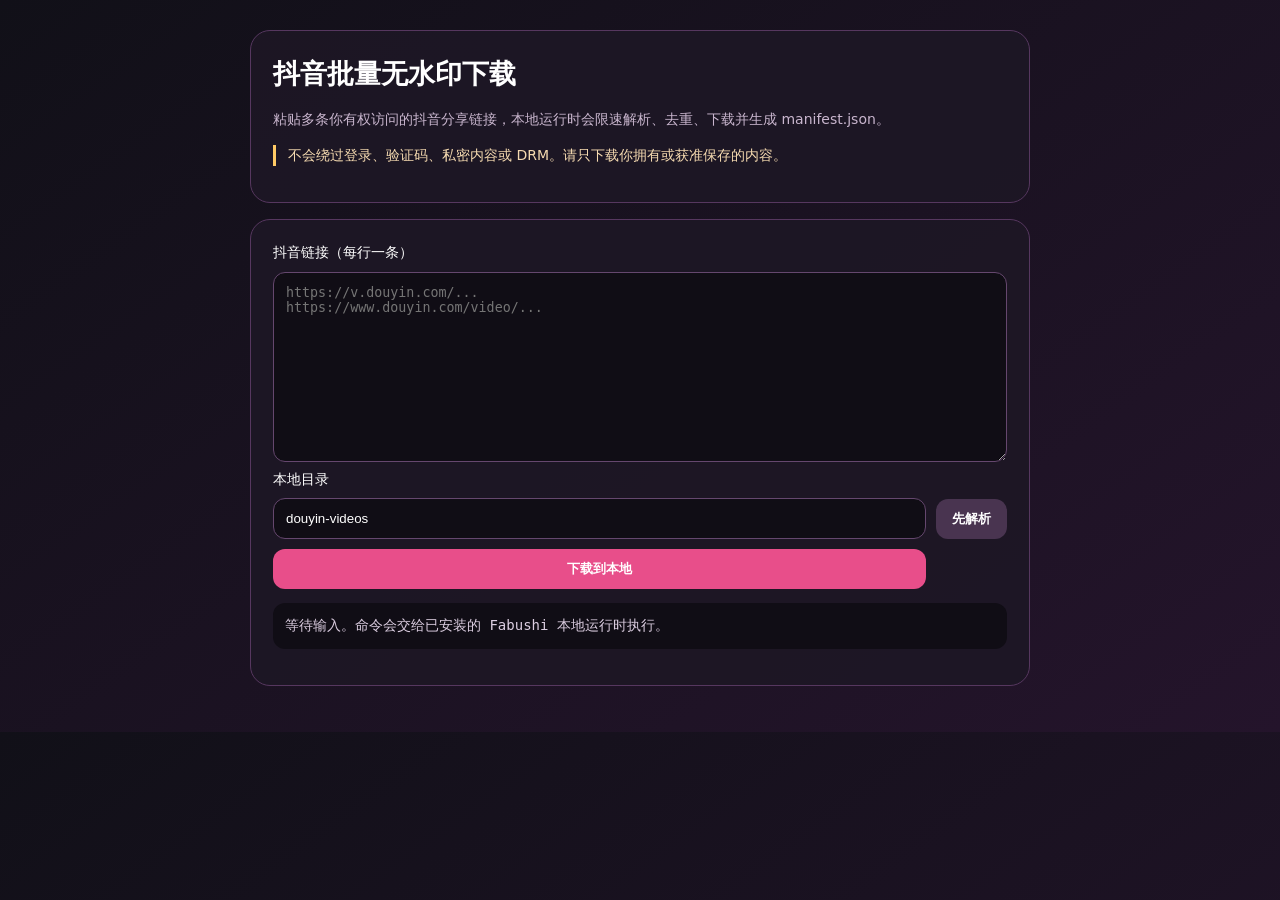
<file: marketplace/packages/douyin-batch-downloader/1.0.0/index.html>
<!doctype html><html lang="zh-CN"><head><meta charset="utf-8"><meta name="viewport" content="width=device-width,initial-scale=1"><meta http-equiv="Content-Security-Policy" content="default-src 'none'; style-src 'unsafe-inline'; script-src 'unsafe-inline'"><title>抖音批量无水印下载</title><style>:root{color-scheme:dark}*{box-sizing:border-box}body{margin:0;font:14px/1.55 system-ui;background:linear-gradient(145deg,#111018,#24142b);color:#fff}.shell{max-width:820px;margin:auto;padding:30px 20px}.hero,.panel{border:1px solid #56375f;border-radius:20px;background:#1d1725e8;padding:22px;margin-bottom:16px}h1{margin:0 0 8px;font-size:27px}.muted{color:#c9b6ce}textarea,input{width:100%;border:1px solid #65476e;border-radius:12px;background:#100d15;color:#fff;padding:12px;margin-top:8px}textarea{min-height:190px;resize:vertical}.row{display:grid;grid-template-columns:1fr auto;gap:10px;align-items:end}button{border:0;border-radius:12px;background:#e84e8a;color:#fff;padding:11px 16px;font-weight:700;cursor:pointer}button.secondary{background:#493450}.notice{border-left:3px solid #ffca65;padding-left:12px;color:#f5dab0}pre{white-space:pre-wrap;color:#dbcde0;background:#100d15;padding:12px;border-radius:12px}</style></head><body><main class="shell"><section class="hero"><h1>抖音批量无水印下载</h1><p class="muted">粘贴多条你有权访问的抖音分享链接，本地运行时会限速解析、去重、下载并生成 manifest.json。</p><p class="notice">不会绕过登录、验证码、私密内容或 DRM。请只下载你拥有或获准保存的内容。</p></section><section class="panel"><label>抖音链接（每行一条）<textarea id="urls" placeholder="https://v.douyin.com/...&#10;https://www.douyin.com/video/..."></textarea></label><div class="row"><label>本地目录<input id="output" value="douyin-videos"></label><button id="resolve" class="secondary">先解析</button><button id="download">下载到本地</button></div><pre id="status">等待输入。命令会交给已安装的 Fabushi 本地运行时执行。</pre></section></main><script>(()=>{const q=id=>document.getElementById(id),status=q('status');function run(name){const urls=q('urls').value.split(/\r?\n/).map(v=>v.trim()).filter(Boolean);if(!urls.length){status.textContent='请至少输入一条抖音链接。';return}const args={urls,outputDir:q('output').value.trim()||'douyin-videos'};status.textContent=`已请求 ${name} ${urls.length} 条链接；请在 Fabushi 授权卡确认本地网络/文件操作。`;parent.postMessage({type:'fabushi-miniapp-command',miniAppId:'douyin-batch-downloader',command:`/douyin-batch-downloader:${name} ${JSON.stringify(args)}`},'*')}q('resolve').onclick=()=>run('resolve');q('download').onclick=()=>run('download')})()</script></body></html>
</file>
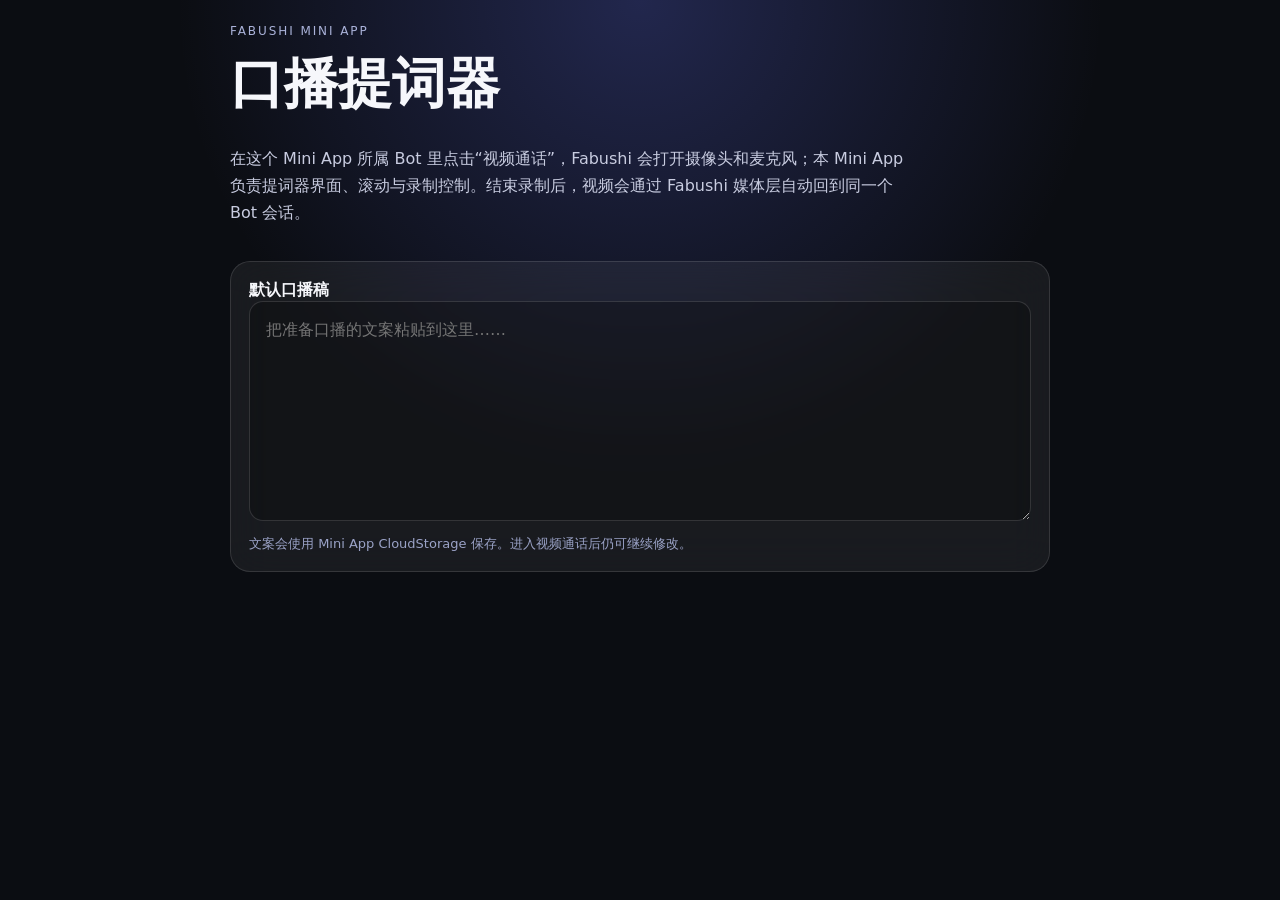
<file: marketplace/packages/teleprompter-recorder/1.0.0/index.html>
<!doctype html>
<html lang="zh-CN">
<head>
  <meta charset="utf-8" />
  <meta name="viewport" content="width=device-width,initial-scale=1,viewport-fit=cover" />
  <title>口播提词器</title>
  <style>
    :root { color-scheme: dark; font-family: Inter, ui-sans-serif, system-ui, -apple-system, BlinkMacSystemFont, "Segoe UI", sans-serif; }
    * { box-sizing: border-box; }
    html, body { margin: 0; min-height: 100%; background: #0b0d12; color: #f6f7fb; }
    body.call-mode { background: transparent; overflow: hidden; }
    button, textarea, input { font: inherit; }
    button { cursor: pointer; }
    .app { min-height: 100vh; padding: 24px; background: radial-gradient(circle at top, rgba(102,116,255,.25), transparent 42%), #0b0d12; }
    body.call-mode .app { display: none; }
    .hero { max-width: 820px; margin: 0 auto; display: grid; gap: 18px; }
    .eyebrow { font-size: 12px; letter-spacing: .16em; text-transform: uppercase; color: #aab2d9; }
    h1 { margin: 0; font-size: clamp(30px, 7vw, 54px); line-height: 1.02; }
    .lead { color: #c8cce0; line-height: 1.7; max-width: 68ch; }
    .card { border: 1px solid rgba(255,255,255,.12); border-radius: 20px; background: rgba(255,255,255,.06); padding: 18px; backdrop-filter: blur(20px); }
    textarea { width: 100%; min-height: 220px; resize: vertical; border: 1px solid rgba(255,255,255,.14); border-radius: 14px; background: rgba(0,0,0,.26); color: inherit; padding: 14px 16px; line-height: 1.7; outline: none; }
    textarea:focus { border-color: rgba(151,164,255,.7); }
    .hint { margin: 10px 0 0; color: #9ba3c7; font-size: 13px; }
    .call-ui { display: none; position: fixed; inset: 0; pointer-events: none; color: white; }
    body.call-mode .call-ui { display: block; }
    .shade { position: absolute; inset: 0; background: linear-gradient(to bottom, rgba(0,0,0,.48), transparent 22%, transparent 68%, rgba(0,0,0,.64)); pointer-events: none; }
    .topbar { position: absolute; top: max(18px, env(safe-area-inset-top)); left: 18px; right: 18px; display: flex; align-items: center; justify-content: space-between; gap: 12px; pointer-events: auto; }
    .badge { padding: 8px 12px; border-radius: 999px; background: rgba(12,14,20,.62); border: 1px solid rgba(255,255,255,.14); backdrop-filter: blur(16px); font-size: 13px; }
    .close { width: 42px; height: 42px; border: 0; border-radius: 50%; background: rgba(10,12,18,.7); color: #fff; font-size: 24px; }
    .prompter-wrap { position: absolute; top: 12%; left: 50%; transform: translateX(-50%); width: min(88vw, 980px); height: 48%; overflow: hidden; pointer-events: none; mask-image: linear-gradient(transparent, #000 16%, #000 84%, transparent); }
    .prompter { height: 100%; overflow: hidden; padding: 30% 4% 34%; text-align: center; font-size: 40px; line-height: 1.55; font-weight: 700; letter-spacing: .01em; text-shadow: 0 2px 14px rgba(0,0,0,.88); white-space: pre-wrap; }
    .editor-panel { position: absolute; left: 18px; bottom: max(18px, env(safe-area-inset-bottom)); width: min(420px, calc(100vw - 36px)); max-height: 38vh; padding: 12px; border: 1px solid rgba(255,255,255,.16); border-radius: 16px; background: rgba(9,11,17,.72); backdrop-filter: blur(22px); pointer-events: auto; }
    .editor-panel textarea { min-height: 84px; max-height: 18vh; resize: vertical; padding: 9px 10px; font-size: 13px; }
    .sliders { display: grid; grid-template-columns: 1fr 1fr; gap: 10px; margin-top: 9px; }
    .sliders label { display: grid; gap: 5px; color: #d8dced; font-size: 11px; }
    .sliders input { width: 100%; }
    .actions { display: flex; gap: 8px; flex-wrap: wrap; margin-top: 10px; }
    .actions button { border: 1px solid rgba(255,255,255,.16); color: #fff; background: rgba(255,255,255,.10); border-radius: 12px; padding: 9px 12px; }
    .actions button.primary { background: #fff; color: #101116; border-color: #fff; font-weight: 700; }
    .actions button.recording { background: #ef4154; border-color: #ef4154; color: #fff; }
    .status { margin-top: 8px; min-height: 18px; color: #cdd2ea; font-size: 12px; }
    @media (max-width: 680px) { .prompter-wrap { top: 9%; height: 46%; } .prompter { font-size: 32px; } .editor-panel { width: calc(100vw - 28px); left: 14px; bottom: 14px; } }
  </style>
</head>
<body>
  <main class="app">
    <div class="hero">
      <span class="eyebrow">Fabushi Mini App</span>
      <h1>口播提词器</h1>
      <p class="lead">在这个 Mini App 所属 Bot 里点击“视频通话”，Fabushi 会打开摄像头和麦克风；本 Mini App 负责提词器界面、滚动与录制控制。结束录制后，视频会通过 Fabushi 媒体层自动回到同一个 Bot 会话。</p>
      <section class="card">
        <strong>默认口播稿</strong>
        <textarea id="standaloneScript" placeholder="把准备口播的文案粘贴到这里……"></textarea>
        <p class="hint">文案会使用 Mini App CloudStorage 保存。进入视频通话后仍可继续修改。</p>
      </section>
    </div>
  </main>

  <section class="call-ui" aria-label="口播视频通话">
    <div class="shade"></div>
    <div class="topbar"><span class="badge" id="callBadge">口播录制 · 准备中</span><button class="close" id="closeCall" type="button" aria-label="结束视频通话">×</button></div>
    <div class="prompter-wrap"><div class="prompter" id="prompter"></div></div>
    <div class="editor-panel">
      <textarea id="callScript" placeholder="粘贴或编辑口播文案……"></textarea>
      <div class="sliders">
        <label>字号 <input id="fontSize" type="range" min="24" max="72" value="40" /></label>
        <label>速度 <input id="scrollSpeed" type="range" min="0" max="140" value="42" /></label>
      </div>
      <div class="actions">
        <button id="toggleScroll" type="button">开始滚动</button>
        <button id="resetScroll" type="button">回到开头</button>
        <button id="record" class="primary" type="button">开始录制</button>
      </div>
      <div class="status" id="status">等待 Fabushi 摄像头与麦克风……</div>
    </div>
  </section>

  <script>
    (() => {
      const APP_ID = 'teleprompter-recorder';
      const PROTOCOL = 'fabushi.miniapp.call.v1';
      const standalone = document.getElementById('standaloneScript');
      const callScript = document.getElementById('callScript');
      const prompter = document.getElementById('prompter');
      const fontSize = document.getElementById('fontSize');
      const scrollSpeed = document.getElementById('scrollSpeed');
      const toggleScroll = document.getElementById('toggleScroll');
      const resetScroll = document.getElementById('resetScroll');
      const record = document.getElementById('record');
      const status = document.getElementById('status');
      const callBadge = document.getElementById('callBadge');
      const closeCall = document.getElementById('closeCall');
      let callId = '';
      let recording = false;
      let scrolling = false;
      let lastFrame = 0;
      let saveTimer = 0;

      function api() { return window.FabushiMiniApp && window.FabushiMiniApp.CloudStorage; }
      async function loadScript() {
        try {
          const stored = await api()?.getItem('script');
          if (stored) standalone.value = callScript.value = stored;
        } catch {}
        renderScript();
      }
      function saveScript(value) {
        window.clearTimeout(saveTimer);
        saveTimer = window.setTimeout(() => { void api()?.setItem('script', value).catch(() => {}); }, 250);
      }
      function renderScript() { prompter.textContent = callScript.value || '把口播提示词粘贴到左下方，然后开始滚动。'; }
      function syncScript(value) { standalone.value = callScript.value = value; renderScript(); saveScript(value); }
      standalone.addEventListener('input', () => syncScript(standalone.value));
      callScript.addEventListener('input', () => syncScript(callScript.value));
      fontSize.addEventListener('input', () => { prompter.style.fontSize = `${fontSize.value}px`; });

      function scrollFrame(now) {
        if (!scrolling) return;
        if (!lastFrame) lastFrame = now;
        const delta = Math.max(0, Math.min(80, now - lastFrame));
        lastFrame = now;
        prompter.scrollTop += (Number(scrollSpeed.value) * delta) / 1000;
        if (prompter.scrollTop + prompter.clientHeight >= prompter.scrollHeight - 2) {
          scrolling = false;
          toggleScroll.textContent = '重新滚动';
          return;
        }
        requestAnimationFrame(scrollFrame);
      }
      toggleScroll.addEventListener('click', () => {
        scrolling = !scrolling;
        toggleScroll.textContent = scrolling ? '暂停滚动' : '继续滚动';
        if (scrolling) { lastFrame = 0; requestAnimationFrame(scrollFrame); }
      });
      resetScroll.addEventListener('click', () => { scrolling = false; prompter.scrollTop = 0; toggleScroll.textContent = '开始滚动'; });

      function post(action, payload = {}) {
        window.parent.postMessage({ protocol: PROTOCOL, action, miniAppId: APP_ID, callId, ...payload }, '*');
      }
      record.addEventListener('click', () => {
        if (!callId) return;
        if (!recording) {
          post('record.start');
          status.textContent = '正在请求开始录制……';
        } else {
          post('record.stop');
          status.textContent = '正在结束并保存视频……';
        }
      });
      closeCall.addEventListener('click', () => post('close'));

      window.addEventListener('message', (event) => {
        const data = event.data || {};
        if (data.protocol !== PROTOCOL || data.miniAppId !== APP_ID) return;
        if (data.action === 'call.start') {
          callId = String(data.callId || '');
          document.body.classList.add('call-mode');
          callBadge.textContent = data.kind === 'video' ? '口播录制 · 视频通话' : '口播录制';
          status.textContent = data.mediaReady ? '摄像头和麦克风已就绪' : '正在申请摄像头和麦克风权限……';
          syncScript(callScript.value || standalone.value);
          post('ready');
        }
        if (data.callId && callId && data.callId !== callId) return;
        if (data.action === 'media.ready') status.textContent = '摄像头和麦克风已就绪';
        if (data.action === 'record.started') {
          recording = true;
          record.textContent = '结束录制';
          record.classList.remove('primary');
          record.classList.add('recording');
          callBadge.textContent = '● 正在录制';
          status.textContent = '正在录制，继续对着提词器口播';
        }
        if (data.action === 'record.saved') {
          recording = false;
          record.textContent = '再次录制';
          record.classList.add('primary');
          record.classList.remove('recording');
          callBadge.textContent = '口播录制 · 已保存';
          status.textContent = '视频已保存到当前 Bot 会话，可以结束通话。';
        }
        if (data.action === 'record.error' || data.action === 'media.error') {
          recording = false;
          record.textContent = '重新录制';
          record.classList.add('primary');
          record.classList.remove('recording');
          status.textContent = String(data.error || '媒体操作失败，请检查摄像头/麦克风权限。');
        }
      });

      void loadScript();
    })();
  </script>
</body>
</html>
</file>
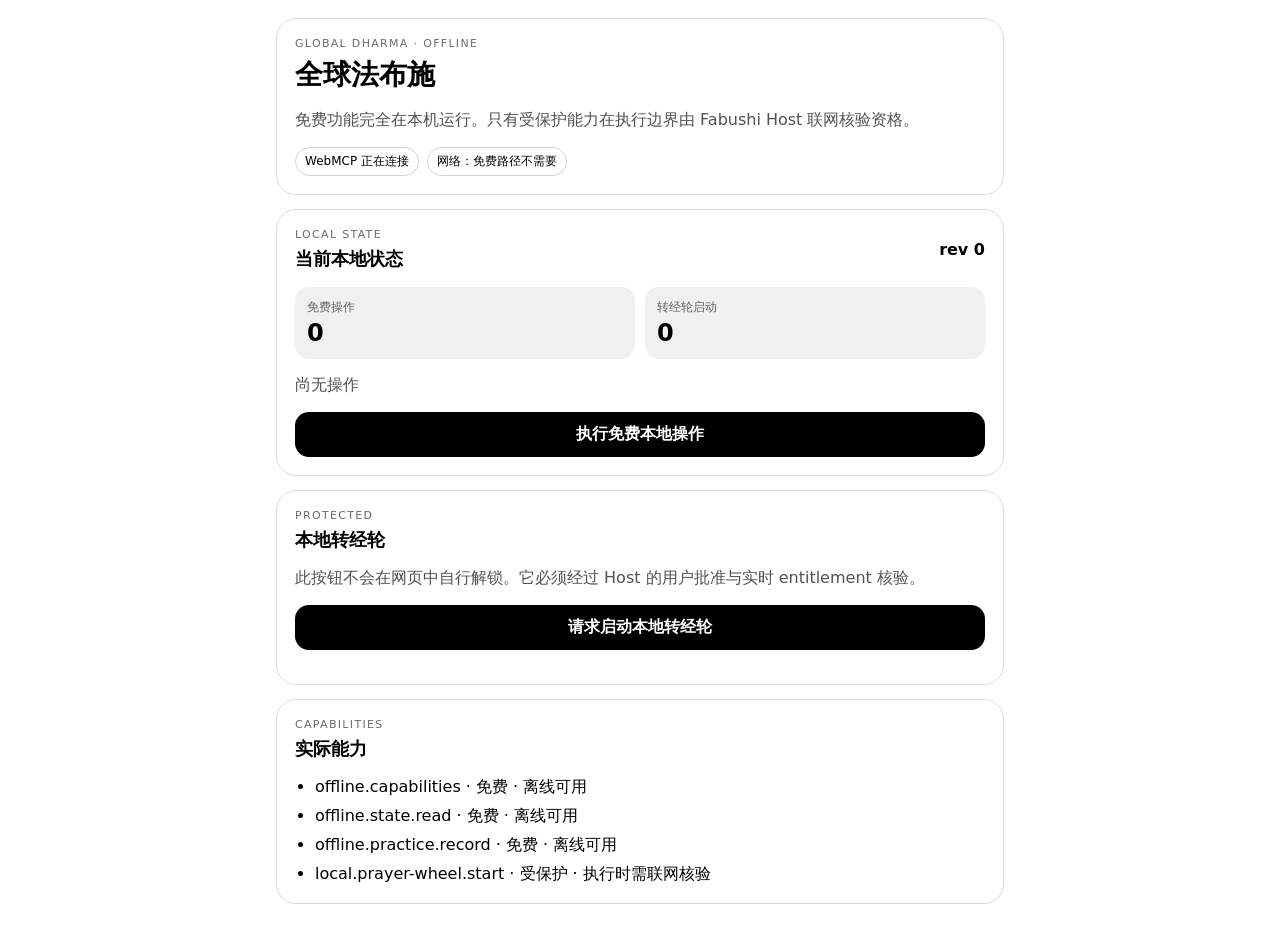
<file: marketplace/packages/global-dharma/1.1.0/src/index.html>
<!doctype html>
<html lang="zh-CN">
<head>
  <meta charset="utf-8">
  <meta name="viewport" content="width=device-width,initial-scale=1,viewport-fit=cover">
  <meta http-equiv="Content-Security-Policy" content="default-src 'self'; connect-src 'none'; img-src 'self' data:; font-src 'self'; style-src 'self'; script-src 'self'; media-src 'self'; frame-src 'none'; object-src 'none'; form-action 'none'; base-uri 'none'">
  <title>全球法布施</title>
  <link rel="stylesheet" href="style.css">
</head>
<body>
  <main class="shell">
    <header class="hero">
      <p class="eyebrow">GLOBAL DHARMA · OFFLINE</p>
      <h1>全球法布施</h1>
      <p class="lede">免费功能完全在本机运行。只有受保护能力在执行边界由 Fabushi Host 联网核验资格。</p>
      <div class="status-row">
        <span id="bridge-status" class="pill">WebMCP 正在连接</span>
        <span class="pill">网络：免费路径不需要</span>
      </div>
    </header>

    <section class="panel" aria-labelledby="state-title">
      <div class="panel-head">
        <div>
          <p class="eyebrow">LOCAL STATE</p>
          <h2 id="state-title">当前本地状态</h2>
        </div>
        <strong id="revision" class="revision">rev 0</strong>
      </div>
      <dl class="stats">
        <div><dt>免费操作</dt><dd id="free-count">0</dd></div>
        <div><dt>转经轮启动</dt><dd id="prayer-count">0</dd></div>
      </dl>
      <p id="last-action" class="muted">尚无操作</p>
      <button id="free-action" type="button">执行免费本地操作</button>
    </section>

    <section class="panel" aria-labelledby="protected-title">
      <p class="eyebrow">PROTECTED</p>
      <h2 id="protected-title">本地转经轮</h2>
      <p class="muted">此按钮不会在网页中自行解锁。它必须经过 Host 的用户批准与实时 entitlement 核验。</p>
      <button id="prayer-action" type="button">请求启动本地转经轮</button>
      <p id="protected-result" class="muted" role="status"></p>
    </section>

    <section class="panel" aria-labelledby="cap-title">
      <p class="eyebrow">CAPABILITIES</p>
      <h2 id="cap-title">实际能力</h2>
      <ul id="capabilities"></ul>
    </section>
  </main>
  <script src="app.js"></script>
</body>
</html>
</file>
<file: marketplace/packages/global-dharma/1.1.0/src/style.css>
:root {
  color-scheme: light dark;
  font-family: -apple-system, BlinkMacSystemFont, "SF Pro Text", system-ui, sans-serif;
}
* { box-sizing: border-box; }
body { margin: 0; min-height: 100vh; background: Canvas; color: CanvasText; }
button { font: inherit; }
.shell { max-width: 760px; margin: 0 auto; padding: 18px 16px 36px; }
.hero, .panel { border: 1px solid color-mix(in srgb, CanvasText 14%, transparent); border-radius: 20px; padding: 18px; }
.panel { margin-top: 14px; }
.eyebrow { margin: 0 0 6px; font-size: 11px; letter-spacing: .12em; opacity: .58; }
h1, h2 { margin: 0; }
h1 { font-size: 28px; }
h2 { font-size: 18px; }
.lede, .muted { opacity: .68; }
.status-row { display: flex; flex-wrap: wrap; gap: 8px; margin-top: 14px; }
.pill { border: 1px solid color-mix(in srgb, CanvasText 18%, transparent); border-radius: 999px; padding: 5px 9px; font-size: 12px; }
.panel-head { display: flex; align-items: center; justify-content: space-between; gap: 12px; }
.revision { font-variant-numeric: tabular-nums; }
.stats { display: grid; grid-template-columns: 1fr 1fr; gap: 10px; }
.stats div { padding: 12px; border-radius: 14px; background: color-mix(in srgb, CanvasText 6%, transparent); }
.stats dt { font-size: 12px; opacity: .6; }
.stats dd { margin: 3px 0 0; font-size: 24px; font-weight: 700; }
button { width: 100%; border: 0; border-radius: 14px; padding: 12px 14px; font-weight: 650; background: CanvasText; color: Canvas; }
button:disabled { opacity: .45; }
ul { padding-left: 20px; margin-bottom: 0; }
li + li { margin-top: 8px; }
</file>
